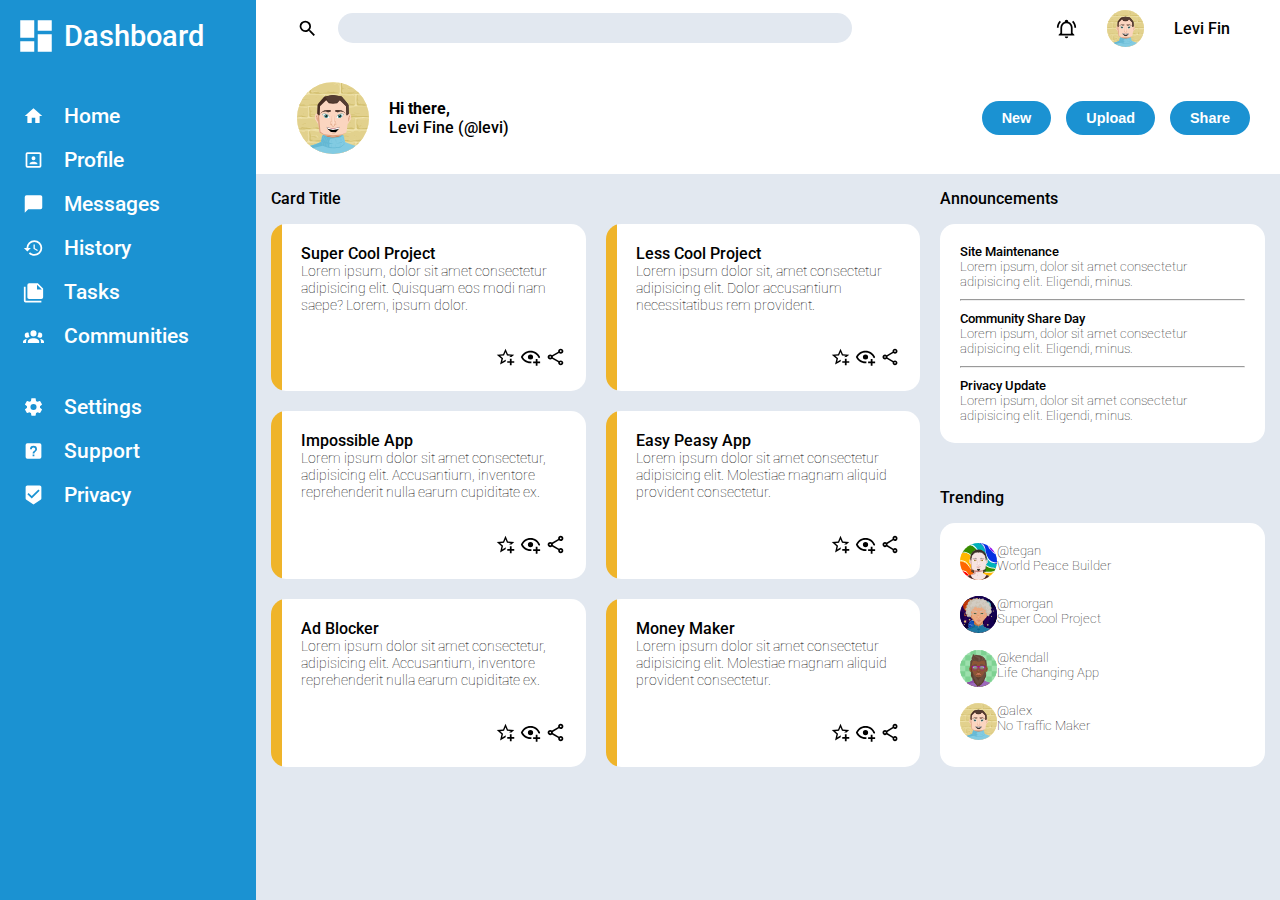
<file: index.html>
<!DOCTYPE html>
<html lang="en">
<head>
  <meta charset="UTF-8">
  <meta http-equiv="X-UA-Compatible" content="IE=edge">
  <meta name="viewport" content="width=device-width, initial-scale=1.0">
  <link rel="stylesheet" href="style.css">
  <title>Admin Dashboard</title>
</head>
<body class="grid">
  <div class="sidebar-container">
    <div class="sidebar grid">
      <div class="logo flex"><img class="icons" src="images/dashboard.svg">Dashboard</div>
      <div class="navigation flex">
        <a href="" class="item flex"><img src="images/home.svg" class="icons">Home</a>
        <a href="" class="item flex"><img src="images/profile.svg" class="icons">Profile</a>
        <a href="" class="item flex"><img src="images/message.svg"class="icons">Messages</a>
        <a href="" class="item flex"><img src="images/history.svg" class="icons">History</a>
        <a href="" class="item flex"><img src="images/tasks.svg" class="icons">Tasks</a>
        <a href="" class="item flex"><img src="images/social.svg" class="icons">Communities</a>
      </div>
      <div class="utility flex">
        <a href="" class="item flex"><img src="images/settings.svg" class="icons">Settings</a>
        <a href="" class="item flex"><img src="images/support.svg" class="icons">Support</a>
        <a href="" class="item flex"><img src="images/privacy.svg" class="icons">Privacy</a>
      </div>
    </div>
  </div>
  <div class="header-main">
    <div class="header-container">
      <div class="header grid">
        <div class="search">
          <img class="icons" src="images/magnify.svg" alt="">
          <input type="search" id="search" name="search">
        </div>
        <div class="user-info">
          <img class="icons" src="images/bell-ring-outline.svg" alt="">
          <img class="avatar" src="images/avatarzero.svg" alt="">
          <span>Levi Fin</span>
        </div>
        <div class="greeting">
          <img class="avatar" src="images/avatarzero.svg" alt="">
          <span><strong>Hi there,</strong><br>Levi Fine (@levi)</span>
        </div>
        <div class="buttons">
          <button>New</button>
          <button>Upload</button>
          <button>Share</button>
        </div>
      </div>
    </div>
    <div class="main">
      <div class="project-container">
        <div class="title">Card Title</div>
          <div class="card grid">
            <div class="card-text sub-card">
              <span>Super Cool Project</span><br>
              Lorem ipsum, dolor sit amet consectetur adipisicing elit. Quisquam eos modi nam saepe? Lorem, ipsum dolor.
            </div>
            <div class="card-links sub-card">
              <a href=""><img class="icons" src="images/star-plus-outline.svg"></a>
              <a href=""><img class="icons" src="images/eye-plus-outline.svg"></a>
              <a href=""><img class="icons" src="images/share-variant-outline.svg"></a>
            </div>
          </div>
          <div class="card grid">
            <div class="card-text sub-card">
              <span>Less Cool Project</span><br>
              Lorem ipsum dolor sit, amet consectetur adipisicing elit. Dolor accusantium necessitatibus rem provident.
            </div>
            <div class="card-links sub-card">
              <a href=""><img class="icons" src="images/star-plus-outline.svg"></a>
              <a href=""><img class="icons" src="images/eye-plus-outline.svg"></a>
              <a href=""><img class="icons" src="images/share-variant-outline.svg"></a>
            </div>
          </div>
          <div class="card grid">
            <div class="card-text sub-card">
              <span>Impossible App</span><br>
              Lorem ipsum dolor sit amet consectetur, adipisicing elit. Accusantium, inventore reprehenderit nulla earum cupiditate ex.
            </div>
            <div class="card-links sub-card">
              <a href=""><img class="icons" src="images/star-plus-outline.svg"></a>
              <a href=""><img class="icons" src="images/eye-plus-outline.svg"></a>
              <a href=""><img class="icons" src="images/share-variant-outline.svg"></a>
            </div>
          </div>
          <div class="card grid">
            <div class="card-text sub-card">
              <span>Easy Peasy App</span><br>
              Lorem ipsum dolor sit amet consectetur adipisicing elit. Molestiae magnam aliquid provident consectetur.
            </div>
            <div class="card-links sub-card">
              <a href=""><img class="icons" src="images/star-plus-outline.svg"></a>
              <a href=""><img class="icons" src="images/eye-plus-outline.svg"></a>
              <a href=""><img class="icons" src="images/share-variant-outline.svg"></a>
            </div>
          </div>
          <div class="card grid">
            <div class="card-text sub-card">
              <span>Ad Blocker</span><br>
              Lorem ipsum dolor sit amet consectetur, adipisicing elit. Accusantium, inventore reprehenderit nulla earum cupiditate ex.
            </div>
            <div class="card-links sub-card">
              <a href=""><img class="icons" src="images/star-plus-outline.svg"></a>
              <a href=""><img class="icons" src="images/eye-plus-outline.svg"></a>
              <a href=""><img class="icons" src="images/share-variant-outline.svg"></a>
            </div>
          </div>
          <div class="card grid">
            <div class="card-text sub-card">
              <span>Money Maker</span><br>
              Lorem ipsum dolor sit amet consectetur adipisicing elit. Molestiae magnam aliquid provident consectetur.
            </div>
            <div class="card-links sub-card">
              <a href=""><img class="icons" src="images/star-plus-outline.svg"></a>
              <a href=""><img class="icons" src="images/eye-plus-outline.svg"></a>
              <a href=""><img class="icons" src="images/share-variant-outline.svg"></a>
            </div>
          </div>
      </div>
      <div class="column-container">
        <div class="title">Announcements</div>
        <div class="announcements column">
            <div class="item">
              <h4><span>Site Maintenance</span><br>Lorem ipsum, dolor sit amet consectetur adipisicing elit. Eligendi, minus.</h4>
            </div>
            <hr>
            <div class="item">
              <h4><span>Community Share Day</span><br>Lorem ipsum, dolor sit amet consectetur adipisicing elit. Eligendi, minus.</h4>
            </div>
            <hr>
            <div class="item">
              <h4><span>Privacy Update</span><br>Lorem ipsum, dolor sit amet consectetur adipisicing elit. Eligendi, minus.</h4>
            </div>
        </div>
        <div class="title">Trending</div>
        <div class="trending column">
          <div class="item flex">
            <img class="avatar" src="images/avatarone.svg" alt="">
            <div class="text">
              @tegan<br>World Peace Builder
            </div>
          </div>
          <div class="item flex">
            <img class="avatar" src="images/avatartwo.svg" alt="">
            <div class="text">
              @morgan<br>Super Cool Project
            </div>
          </div>
          <div class="item flex">
            <img class="avatar" src="images/avatarthree.svg" alt="">
            <div class="text">
              @kendall<br>Life Changing App
            </div>
          </div>
          <div class="item flex">
            <img class="avatar" src="images/avatarzero.svg" alt="">
            <div class="text">
              @alex<br>No Traffic Maker
            </div>
        </div>
      </div>
    </div>
  </div>
</body>
</html>
</file>
<file: style.css>
@import url('https://fonts.googleapis.com/css2?family=Roboto:wght@400;500;530;600&display=swap');

* {
  margin: 0;
  padding: 0;
}

:root {
  --menu-color: #1b92d2;
  --elements: rgb(255, 255, 255);
  --background-color: #e2e8f0;
  background-color: var(--background-color);
  color: rgb(0, 0, 0);
  font-family: 'Roboto', sans-serif;
  font-weight: 500;
}

a {
  text-decoration: none;
  color: inherit;
}

.grid {
  display: grid;
}

.icons {
  width: 1.3rem;
}

.avatar {
  width: 2.3rem;
  height: 2.3rem;
  border-radius: 50%;
}

/* SIDEBAR STUFF */

.sidebar-container {
  background-color: var(--menu-color);
  color: var(--elements);
  font-size: 1.3rem;
}


.sidebar.grid {
  display: grid;
  gap: 47px;
  padding: 15px;
}

.navigation, .utility, .sidebar .item {
  gap: 20px;
}

.logo.flex {
  flex-direction: row;
  font-size: 1.8rem;
  gap: 7px;
  align-items: center;
}

.logo img {
  width: 2.6rem;
}

.sidebar .item {
  padding-left: 8px;
}

.sidebar .icons {
  filter:  brightness(0) invert(1);
}



/* flex stuff */
  .flex {
    display: flex;
    flex-direction: column;
  }
  .item.flex {
    flex-direction: row;

  }
/* flex stuff */


/* HEADER START */
/* HeaderMain */

/* Header */

.header-container {
  background-color: var(--elements);
  max-height: fit-content;
}

.header.grid {
  grid-template-columns: 1.5fr 1fr;
  padding: 10px 30px 20px 4%;
  row-gap: 35px;
}

.search, .greeting, .user-info, .buttons {
  display: flex;
  align-items: center;
  gap: 20px;
}
  /* search bar*/

input {
  width: 90%;
  border-radius: 30px;
  height: 30px;
  background-color: var(--background-color);
  border: none;
  /* margin-left: 20px; */
}

  /* greeting */

.greeting .avatar {
  width: 4.5rem;
  height: 4.5rem;
}

hr {
height: fit-content
}

  /* Current User */

.user-info {
  display: flex;
  gap: 30px;
  justify-self: right;
  padding-right: 20px;
}

  /* buttons */
.buttons {
  justify-self: right;
  gap: 15px;
}

button {
  border-radius: 25px;
  border: none;
  background-color: var(--menu-color);
  color: var(--elements);
  font-size: 0.9rem;
  font-weight: 550;
  padding: 9px 20px;
}

/* HEADER END */


body {
  display: grid;
  height: 100vh;
  grid-template-columns: 1fr 4fr;
}

.main {
  display: grid;
  grid-template-columns: 2fr 1fr;
  padding: 15px;
  gap: 20px;
  min-width: 700px;
}


.project-container {
  display: grid;
  grid-template-columns: 1fr 1fr;
  grid-template-rows: min-content 1fr 1fr 1fr;
}

.project-container > .title {
  grid-column: 1/3;
}

.title {
  margin-bottom: -4px;
}

.project-container, .container, .column-container {
  gap: 20px;
}


.column-container {
  display: grid;
  grid-template-rows: min-content 1fr min-content 1fr;
  /* gap: 2px; */
}

.card, .column {
  display: grid;
  border-radius: 15px;
  background-color: white;
}

.column {
  padding: 20px;
  gap: 10px;
}

.column, h4 {
  font-size: 0.8rem;
  font-weight: 100;
}

.column span {
  font-weight: 500;
}

.announcements {
  margin-bottom: 25px;;
}

.card {
  padding: 20px 20px 20px 30px;
  gap: 30px;
  background: linear-gradient(to right,#efb42a 3.5%, white 0%);
}

.card-text {
  font-size: 0.9rem;
  font-weight: 100;
}

.card-text span {
  font-size: 1rem;
  font-weight: 500;
}

.card-links {
  justify-self: right;
  align-self: end;
}
</file>
